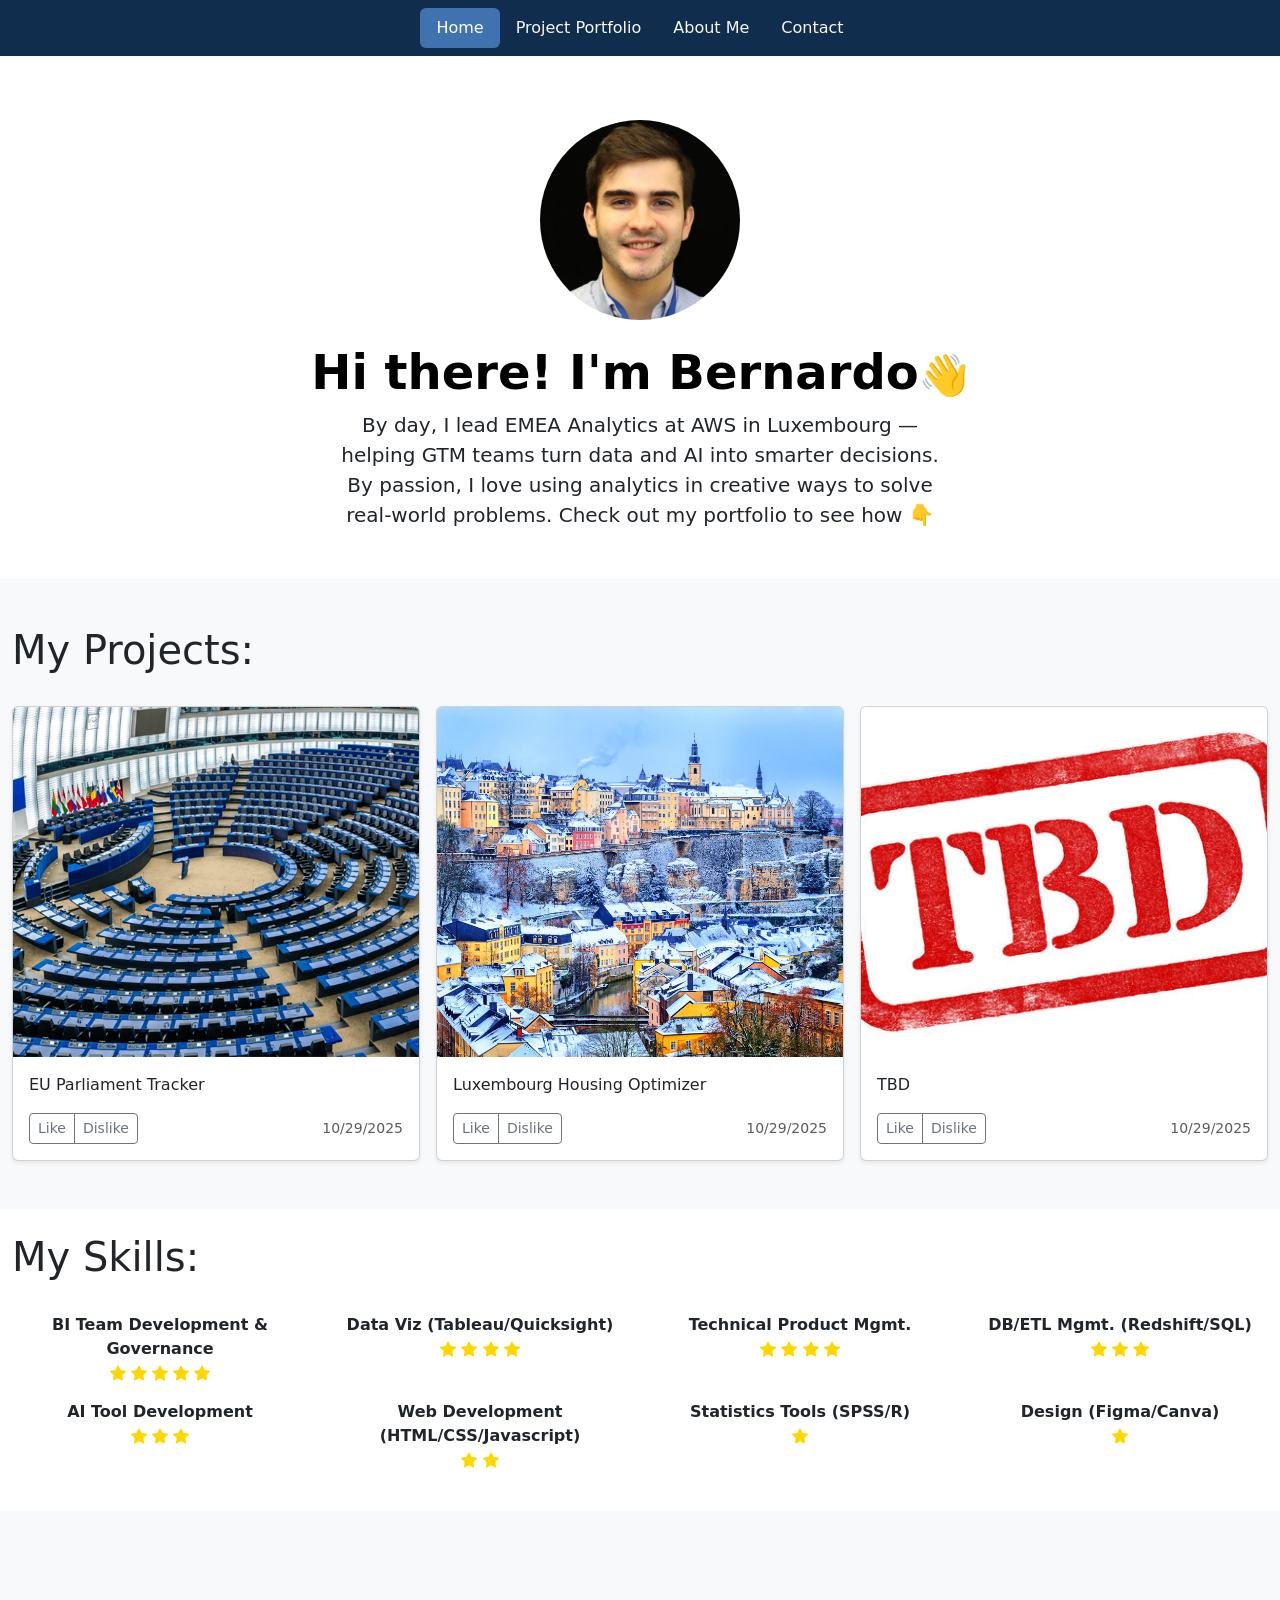
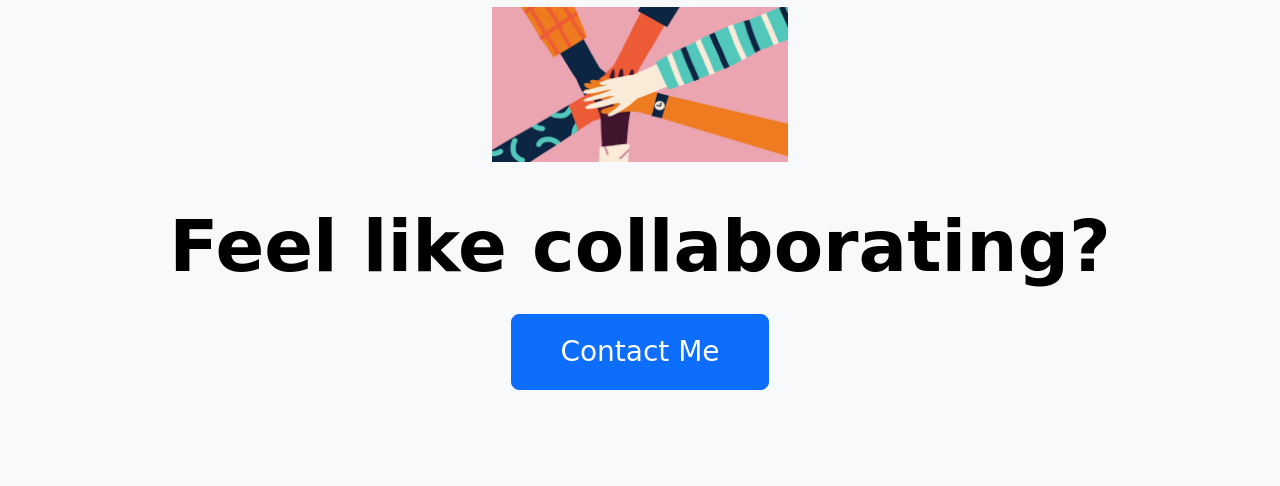
<file: index.html>
<!DOCTYPE html>
<html lang="en">

<head>
    <meta charset="UTF-8" />
    <meta name="viewport" content="width=device-width, initial-scale=1.0" />
    <title>Document</title>
    <link href="https://cdn.jsdelivr.net/npm/bootstrap@5.3.8/dist/css/bootstrap.min.css" rel="stylesheet"
        integrity="sha384-sRIl4kxILFvY47J16cr9ZwB07vP4J8+LH7qKQnuqkuIAvNWLzeN8tE5YBujZqJLB" crossorigin="anonymous" />
    <link href="style.css" rel="stylesheet" />
    <link rel="stylesheet" href="https://cdn.jsdelivr.net/npm/bootstrap-icons@1.11.3/font/bootstrap-icons.min.css">
</head>

<body>
    <!--Section 1: Welcome Page-->
    <section id="section1">
        <div class="container-fluid">
            <header class="d-flex justify-content-center py-2">
                <ul class="nav nav-pills">
                    <li class="nav-item"><a href="#" class="nav-link active" aria-current="page">Home</a></li>
                    <li class="nav-item"><a href="#" class="nav-link">Project Portfolio</a></li>
                    <li class="nav-item"><a href="#" class="nav-link">About Me</a></li>
                    <li class="nav-item"><a href="#" class="nav-link">Contact</a></li>
                </ul>
            </header>
        </div>
    </section>
    <!--Section 2-->
    <section id="section2">
        <div class="px-3 pt-5 pb-2 my-3 text-center"> <img class="d-block mx-auto mb-4 rounded-circle"
                src="./assets/imgs/profilepic.jpg" alt="" width="200">
            <h1 class="display-5 fw-bold text-body-emphasis">Hi there! I'm Bernardo<span
                    style="font-size:40px">&#128075;</span></h1>
            <div class="col-lg-6 mx-auto">
                <p class="lead mb-4">By day, I lead EMEA Analytics at AWS in Luxembourg — helping GTM teams turn data
                    and AI into
                    smarter decisions. By passion, I love using analytics in creative ways to solve real-world problems.
                    Check out my portfolio to see how <span style="font-size:20px">&#128071;</span></p>
            </div>
        </div>
    </section>
    <!--Section 3-->
    <section id="section3">
        <div class="album py-5 bg-body-tertiary">
            <div class="container-fluid">
                <h1>My Projects:</h1>
                <div class="row row-cols-1 row-cols-sm-2 row-cols-md-3 g-3 pt-4">
                    <!-- Card 1 -->
                    <div class="col">
                        <div class="card shadow-sm h-100">
                            <img src="./assets/imgs/euparliamenttracker.png" class="card-img-top"
                                alt="EU Parliament Tracker" style="height: 350px; object-fit: cover;">
                            <div class="card-body">
                                <p class="card-text">EU Parliament Tracker</p>
                                <div class="d-flex justify-content-between align-items-center">
                                    <div class="btn-group">
                                        <button type="button" class="btn btn-sm btn-outline-secondary">Like</button>
                                        <button type="button" class="btn btn-sm btn-outline-secondary">Dislike</button>
                                    </div>
                                    <small class="text-body-secondary">10/29/2025</small>
                                </div>
                            </div>
                        </div>
                    </div>
                    <!-- Card 2 -->
                    <div class="col">
                        <div class="card shadow-sm h-100">
                            <img src="./assets/imgs/luxembourg.avif" class="card-img-top"
                                alt="Luxembourg Housing Optimizer" style="height: 350px; object-fit: cover;">
                            <div class="card-body">
                                <p class="card-text">Luxembourg Housing Optimizer</p>
                                <div class="d-flex justify-content-between align-items-center">
                                    <div class="btn-group">
                                        <button type="button" class="btn btn-sm btn-outline-secondary">Like</button>
                                        <button type="button" class="btn btn-sm btn-outline-secondary">Dislike</button>
                                    </div>
                                    <small class="text-body-secondary">10/29/2025</small>
                                </div>
                            </div>
                        </div>
                    </div>
                    <!-- Card 3 -->
                    <div class="col">
                        <div class="card shadow-sm h-100">
                            <img src="./assets/imgs/tbd.jpg" class="card-img-top" alt="TBD"
                                style="height: 350px; object-fit: cover;">
                            <div class="card-body">
                                <p class="card-text">TBD</p>
                                <div class="d-flex justify-content-between align-items-center">
                                    <div class="btn-group">
                                        <button type="button" class="btn btn-sm btn-outline-secondary">Like</button>
                                        <button type="button" class="btn btn-sm btn-outline-secondary">Dislike</button>
                                    </div>
                                    <small class="text-body-secondary">10/29/2025</small>
                                </div>
                            </div>
                        </div>
                    </div>
                </div>
            </div>
        </div>
    </section>

    <!--Section 4-->
    <section id="section4">
        <div class="container-fluid py-4">
            <h1>My Skills:</h1>
            <div class="row pt-4">
                <!-- Row 1 -->
                <div class="col-md-3 col-6 skill-item text-center">
                    <div><strong> BI Team Development & Governance</strong></div>
                    <div>
                        <svg class="star" xmlns="http://www.w3.org/2000/svg" width="16" height="16" fill="currentColor"
                            class="bi bi-star-fill" viewBox="0 0 16 16">
                            <path
                                d="M3.612 15.443c-.386.198-.824-.149-.746-.592l.83-4.73L.173 6.765c-.329-.314-.158-.888.283-.95l4.898-.696L7.538.792c.197-.39.73-.39.927 0l2.184 4.327 4.898.696c.441.062.612.636.282.95l-3.522 3.356.83 4.73c.078.443-.36.79-.746.592L8 13.187l-4.389 2.256z" />
                        </svg>
                        <svg class="star" xmlns="http://www.w3.org/2000/svg" width="16" height="16" fill="currentColor"
                            class="bi bi-star-fill" viewBox="0 0 16 16">
                            <path
                                d="M3.612 15.443c-.386.198-.824-.149-.746-.592l.83-4.73L.173 6.765c-.329-.314-.158-.888.283-.95l4.898-.696L7.538.792c.197-.39.73-.39.927 0l2.184 4.327 4.898.696c.441.062.612.636.282.95l-3.522 3.356.83 4.73c.078.443-.36.79-.746.592L8 13.187l-4.389 2.256z" />
                        </svg>
                        <svg class="star" xmlns="http://www.w3.org/2000/svg" width="16" height="16" fill="currentColor"
                            class="bi bi-star-fill" viewBox="0 0 16 16">
                            <path
                                d="M3.612 15.443c-.386.198-.824-.149-.746-.592l.83-4.73L.173 6.765c-.329-.314-.158-.888.283-.95l4.898-.696L7.538.792c.197-.39.73-.39.927 0l2.184 4.327 4.898.696c.441.062.612.636.282.95l-3.522 3.356.83 4.73c.078.443-.36.79-.746.592L8 13.187l-4.389 2.256z" />
                        </svg>
                        <svg class="star" xmlns="http://www.w3.org/2000/svg" width="16" height="16" fill="currentColor"
                            class="bi bi-star-fill" viewBox="0 0 16 16">
                            <path
                                d="M3.612 15.443c-.386.198-.824-.149-.746-.592l.83-4.73L.173 6.765c-.329-.314-.158-.888.283-.95l4.898-.696L7.538.792c.197-.39.73-.39.927 0l2.184 4.327 4.898.696c.441.062.612.636.282.95l-3.522 3.356.83 4.73c.078.443-.36.79-.746.592L8 13.187l-4.389 2.256z" />
                        </svg>
                        <svg class="star" xmlns="http://www.w3.org/2000/svg" width="16" height="16" fill="currentColor"
                            class="bi bi-star-fill" viewBox="0 0 16 16">
                            <path
                                d="M3.612 15.443c-.386.198-.824-.149-.746-.592l.83-4.73L.173 6.765c-.329-.314-.158-.888.283-.95l4.898-.696L7.538.792c.197-.39.73-.39.927 0l2.184 4.327 4.898.696c.441.062.612.636.282.95l-3.522 3.356.83 4.73c.078.443-.36.79-.746.592L8 13.187l-4.389 2.256z" />
                        </svg>
                    </div>
                </div>
                <div class="col-md-3 col-6 skill-item text-center">
                    <div><strong>Data Viz (Tableau/Quicksight)</strong></div>
                    <div>
                        <svg class="star" xmlns="http://www.w3.org/2000/svg" width="16" height="16" fill="currentColor"
                            class="bi bi-star-fill" viewBox="0 0 16 16">
                            <path
                                d="M3.612 15.443c-.386.198-.824-.149-.746-.592l.83-4.73L.173 6.765c-.329-.314-.158-.888.283-.95l4.898-.696L7.538.792c.197-.39.73-.39.927 0l2.184 4.327 4.898.696c.441.062.612.636.282.95l-3.522 3.356.83 4.73c.078.443-.36.79-.746.592L8 13.187l-4.389 2.256z" />
                        </svg>
                        <svg class="star" xmlns="http://www.w3.org/2000/svg" width="16" height="16" fill="currentColor"
                            class="bi bi-star-fill" viewBox="0 0 16 16">
                            <path
                                d="M3.612 15.443c-.386.198-.824-.149-.746-.592l.83-4.73L.173 6.765c-.329-.314-.158-.888.283-.95l4.898-.696L7.538.792c.197-.39.73-.39.927 0l2.184 4.327 4.898.696c.441.062.612.636.282.95l-3.522 3.356.83 4.73c.078.443-.36.79-.746.592L8 13.187l-4.389 2.256z" />
                        </svg>
                        <svg class="star" xmlns="http://www.w3.org/2000/svg" width="16" height="16" fill="currentColor"
                            class="bi bi-star-fill" viewBox="0 0 16 16">
                            <path
                                d="M3.612 15.443c-.386.198-.824-.149-.746-.592l.83-4.73L.173 6.765c-.329-.314-.158-.888.283-.95l4.898-.696L7.538.792c.197-.39.73-.39.927 0l2.184 4.327 4.898.696c.441.062.612.636.282.95l-3.522 3.356.83 4.73c.078.443-.36.79-.746.592L8 13.187l-4.389 2.256z" />
                        </svg>
                        <svg class="star" xmlns="http://www.w3.org/2000/svg" width="16" height="16" fill="currentColor"
                            class="bi bi-star-fill" viewBox="0 0 16 16">
                            <path
                                d="M3.612 15.443c-.386.198-.824-.149-.746-.592l.83-4.73L.173 6.765c-.329-.314-.158-.888.283-.95l4.898-.696L7.538.792c.197-.39.73-.39.927 0l2.184 4.327 4.898.696c.441.062.612.636.282.95l-3.522 3.356.83 4.73c.078.443-.36.79-.746.592L8 13.187l-4.389 2.256z" />
                        </svg>
                    </div>
                </div>
                <div class="col-md-3 col-6 skill-item text-center">
                    <div><strong>Technical Product Mgmt.</strong></div>
                    <div>
                        <svg class="star" xmlns="http://www.w3.org/2000/svg" width="16" height="16" fill="currentColor"
                            class="bi bi-star-fill" viewBox="0 0 16 16">
                            <path
                                d="M3.612 15.443c-.386.198-.824-.149-.746-.592l.83-4.73L.173 6.765c-.329-.314-.158-.888.283-.95l4.898-.696L7.538.792c.197-.39.73-.39.927 0l2.184 4.327 4.898.696c.441.062.612.636.282.95l-3.522 3.356.83 4.73c.078.443-.36.79-.746.592L8 13.187l-4.389 2.256z" />
                        </svg>
                        <svg class="star" xmlns="http://www.w3.org/2000/svg" width="16" height="16" fill="currentColor"
                            class="bi bi-star-fill" viewBox="0 0 16 16">
                            <path
                                d="M3.612 15.443c-.386.198-.824-.149-.746-.592l.83-4.73L.173 6.765c-.329-.314-.158-.888.283-.95l4.898-.696L7.538.792c.197-.39.73-.39.927 0l2.184 4.327 4.898.696c.441.062.612.636.282.95l-3.522 3.356.83 4.73c.078.443-.36.79-.746.592L8 13.187l-4.389 2.256z" />
                        </svg>
                        <svg class="star" xmlns="http://www.w3.org/2000/svg" width="16" height="16" fill="currentColor"
                            class="bi bi-star-fill" viewBox="0 0 16 16">
                            <path
                                d="M3.612 15.443c-.386.198-.824-.149-.746-.592l.83-4.73L.173 6.765c-.329-.314-.158-.888.283-.95l4.898-.696L7.538.792c.197-.39.73-.39.927 0l2.184 4.327 4.898.696c.441.062.612.636.282.95l-3.522 3.356.83 4.73c.078.443-.36.79-.746.592L8 13.187l-4.389 2.256z" />
                        </svg>
                        <svg class="star" xmlns="http://www.w3.org/2000/svg" width="16" height="16" fill="currentColor"
                            class="bi bi-star-fill" viewBox="0 0 16 16">
                            <path
                                d="M3.612 15.443c-.386.198-.824-.149-.746-.592l.83-4.73L.173 6.765c-.329-.314-.158-.888.283-.95l4.898-.696L7.538.792c.197-.39.73-.39.927 0l2.184 4.327 4.898.696c.441.062.612.636.282.95l-3.522 3.356.83 4.73c.078.443-.36.79-.746.592L8 13.187l-4.389 2.256z" />
                        </svg>
                    </div>
                </div>
                <div class="col-md-3 col-6 skill-item text-center">
                    <div><strong>DB/ETL Mgmt. (Redshift/SQL)</strong></div>
                    <div>
                        <svg class="star" xmlns="http://www.w3.org/2000/svg" width="16" height="16" fill="currentColor"
                            class="bi bi-star-fill" viewBox="0 0 16 16">
                            <path
                                d="M3.612 15.443c-.386.198-.824-.149-.746-.592l.83-4.73L.173 6.765c-.329-.314-.158-.888.283-.95l4.898-.696L7.538.792c.197-.39.73-.39.927 0l2.184 4.327 4.898.696c.441.062.612.636.282.95l-3.522 3.356.83 4.73c.078.443-.36.79-.746.592L8 13.187l-4.389 2.256z" />
                        </svg>
                        <svg class="star" xmlns="http://www.w3.org/2000/svg" width="16" height="16" fill="currentColor"
                            class="bi bi-star-fill" viewBox="0 0 16 16">
                            <path
                                d="M3.612 15.443c-.386.198-.824-.149-.746-.592l.83-4.73L.173 6.765c-.329-.314-.158-.888.283-.95l4.898-.696L7.538.792c.197-.39.73-.39.927 0l2.184 4.327 4.898.696c.441.062.612.636.282.95l-3.522 3.356.83 4.73c.078.443-.36.79-.746.592L8 13.187l-4.389 2.256z" />
                        </svg>
                        <svg class="star" xmlns="http://www.w3.org/2000/svg" width="16" height="16" fill="currentColor"
                            class="bi bi-star-fill" viewBox="0 0 16 16">
                            <path
                                d="M3.612 15.443c-.386.198-.824-.149-.746-.592l.83-4.73L.173 6.765c-.329-.314-.158-.888.283-.95l4.898-.696L7.538.792c.197-.39.73-.39.927 0l2.184 4.327 4.898.696c.441.062.612.636.282.95l-3.522 3.356.83 4.73c.078.443-.36.79-.746.592L8 13.187l-4.389 2.256z" />
                        </svg>
                    </div>
                </div>
            </div>
            <div class="row">
                <!-- Row 2 -->
                <div class="col-md-3 col-6 skill-item text-center">
                    <div><strong>AI Tool Development</strong></div>
                    <div>
                        <svg class="star" xmlns="http://www.w3.org/2000/svg" width="16" height="16" fill="currentColor"
                            class="bi bi-star-fill" viewBox="0 0 16 16">
                            <path
                                d="M3.612 15.443c-.386.198-.824-.149-.746-.592l.83-4.73L.173 6.765c-.329-.314-.158-.888.283-.95l4.898-.696L7.538.792c.197-.39.73-.39.927 0l2.184 4.327 4.898.696c.441.062.612.636.282.95l-3.522 3.356.83 4.73c.078.443-.36.79-.746.592L8 13.187l-4.389 2.256z" />
                        </svg>
                        <svg class="star" xmlns="http://www.w3.org/2000/svg" width="16" height="16" fill="currentColor"
                            class="bi bi-star-fill" viewBox="0 0 16 16">
                            <path
                                d="M3.612 15.443c-.386.198-.824-.149-.746-.592l.83-4.73L.173 6.765c-.329-.314-.158-.888.283-.95l4.898-.696L7.538.792c.197-.39.73-.39.927 0l2.184 4.327 4.898.696c.441.062.612.636.282.95l-3.522 3.356.83 4.73c.078.443-.36.79-.746.592L8 13.187l-4.389 2.256z" />
                        </svg>
                        <svg class="star" xmlns="http://www.w3.org/2000/svg" width="16" height="16" fill="currentColor"
                            class="bi bi-star-fill" viewBox="0 0 16 16">
                            <path
                                d="M3.612 15.443c-.386.198-.824-.149-.746-.592l.83-4.73L.173 6.765c-.329-.314-.158-.888.283-.95l4.898-.696L7.538.792c.197-.39.73-.39.927 0l2.184 4.327 4.898.696c.441.062.612.636.282.95l-3.522 3.356.83 4.73c.078.443-.36.79-.746.592L8 13.187l-4.389 2.256z" />
                        </svg>
                    </div>
                </div>
                <div class="col-md-3 col-6 skill-item text-center">
                    <div><strong>Web Development (HTML/CSS/Javascript)</strong></div>
                    <div>
                        <svg class="star" xmlns="http://www.w3.org/2000/svg" width="16" height="16" fill="currentColor"
                            class="bi bi-star-fill" viewBox="0 0 16 16">
                            <path
                                d="M3.612 15.443c-.386.198-.824-.149-.746-.592l.83-4.73L.173 6.765c-.329-.314-.158-.888.283-.95l4.898-.696L7.538.792c.197-.39.73-.39.927 0l2.184 4.327 4.898.696c.441.062.612.636.282.95l-3.522 3.356.83 4.73c.078.443-.36.79-.746.592L8 13.187l-4.389 2.256z" />
                        </svg>
                        <svg class="star" xmlns="http://www.w3.org/2000/svg" width="16" height="16" fill="currentColor"
                            class="bi bi-star-fill" viewBox="0 0 16 16">
                            <path
                                d="M3.612 15.443c-.386.198-.824-.149-.746-.592l.83-4.73L.173 6.765c-.329-.314-.158-.888.283-.95l4.898-.696L7.538.792c.197-.39.73-.39.927 0l2.184 4.327 4.898.696c.441.062.612.636.282.95l-3.522 3.356.83 4.73c.078.443-.36.79-.746.592L8 13.187l-4.389 2.256z" />
                        </svg>
                    </div>
                </div>
                <div class="col-md-3 col-6 skill-item text-center">
                    <div><strong>Statistics Tools (SPSS/R)</strong></div>
                    <div>
                        <svg class="star" xmlns="http://www.w3.org/2000/svg" width="16" height="16" fill="currentColor"
                            class="bi bi-star-fill" viewBox="0 0 16 16">
                            <path
                                d="M3.612 15.443c-.386.198-.824-.149-.746-.592l.83-4.73L.173 6.765c-.329-.314-.158-.888.283-.95l4.898-.696L7.538.792c.197-.39.73-.39.927 0l2.184 4.327 4.898.696c.441.062.612.636.282.95l-3.522 3.356.83 4.73c.078.443-.36.79-.746.592L8 13.187l-4.389 2.256z" />
                        </svg>
                    </div>
                </div>
                <div class="col-md-3 col-6 skill-item text-center">
                    <div><strong>Design (Figma/Canva)</strong></div>
                    <div>
                        <svg class="star" xmlns="http://www.w3.org/2000/svg" width="16" height="16" fill="currentColor"
                            class="bi bi-star-fill" viewBox="0 0 16 16">
                            <path
                                d="M3.612 15.443c-.386.198-.824-.149-.746-.592l.83-4.73L.173 6.765c-.329-.314-.158-.888.283-.95l4.898-.696L7.538.792c.197-.39.73-.39.927 0l2.184 4.327 4.898.696c.441.062.612.636.282.95l-3.522 3.356.83 4.73c.078.443-.36.79-.746.592L8 13.187l-4.389 2.256z" />
                        </svg>
                    </div>
                </div>
            </div>
        </div>
    </section>
    <!--Section 5-->
    <section id="section5">
        <div class="container-fluid; col-xxl-12 px-5 py-5 bg-body-tertiary">
            <div class="row flex-lg-row-reverse text-center py-5">
                <div class="col-lg-12 pb-5">
                    <img src="./assets/imgs/Ensuring effective collaboration.webp" alt="" class="img-fluid w-25">
                </div>
                <div class="col-lg-12">
                    <h1 class="display-2 fw-bold text-body-emphasis lh-1 mb-3 text-center">Feel like collaborating?
                    </h1>
                    <div class="d-grid gap-2 d-md-flex justify-content-md-center pt-3"> <button type="button"
                            class="btn btn-primary btn-lg px-5 py-3 fs-3" fdprocessedid="mkda6r">Contact Me</button></div>
                </div>
            </div>
        </div>
    </section>
</body>
</html>
</file>
<file: style.css>
#section1{
    background-color:  #112D4E;
}

#section2{
/* placeholders */
}

#section3{
/* placeholders */
}

#section4{
/* placeholders */
}

#section5{
/* placeholders */
}

.skill-item {
    margin-bottom: 15px;
}
.star {
    color: gold;
}

.nav-link{
    color: #F9F7F7;

}

.nav-link.active{
    background-color:#3F72AF !important;
}

/* gradient background off for now */
#sectionxxx {
	background: linear-gradient(-45deg, #3F72AF, #112D4E);
	animation: gradient 1s ease infinite;
}
.flag-luxembourg {
    width: 20px;
    height: 20px;
    background: linear-gradient(to bottom, #EF3340 33.33%, #FFFFFF 33.33%, #FFFFFF 66.66%, #00A3E0 66.66%);
}

@keyframes gradient {
	0% {
		background-position: 0% 50%;
	}
	50% {
		background-position: 100% 50%;
	}
	100% {
		background-position: 0% 50%;
	}
}
</file>
